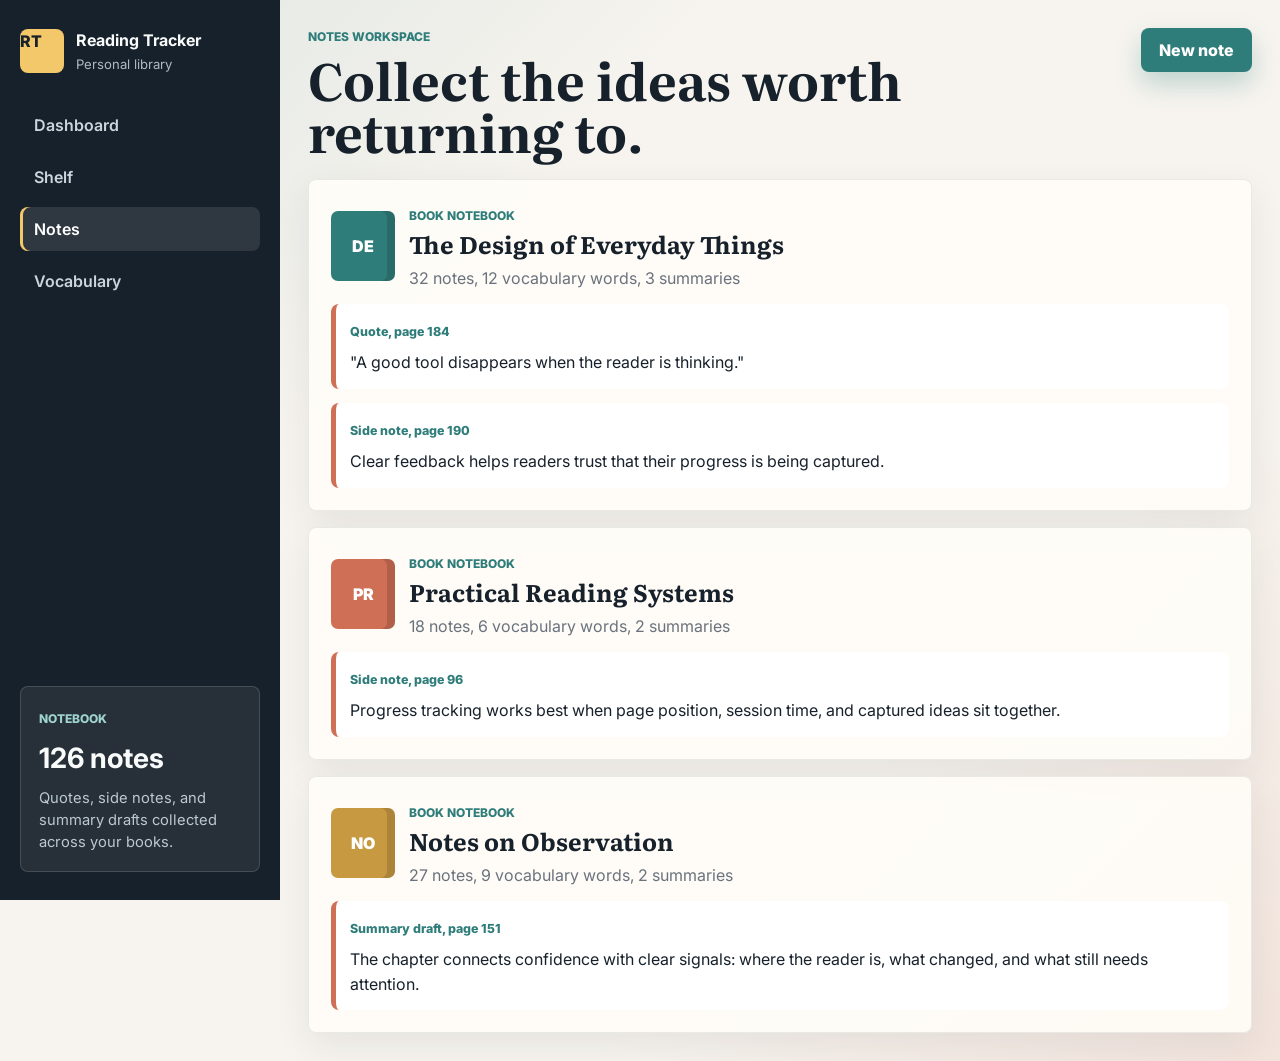
<file: frontend/notes.html>
<!DOCTYPE html>
<html lang="en">
<head>
  <meta charset="UTF-8">
  <meta name="viewport" content="width=device-width, initial-scale=1.0">
  <title>Notes | Reading Tracker</title>
  <link rel="preconnect" href="https://fonts.googleapis.com">
  <link rel="preconnect" href="https://fonts.gstatic.com" crossorigin>
  <link href="https://fonts.googleapis.com/css2?family=Inter:wght@400;500;600;700;800&family=Literata:opsz,wght@7..72,600;7..72,700&display=swap" rel="stylesheet">
  <link rel="stylesheet" href="styles.css">
</head>
<body>
  <div class="app-shell">
    <aside class="sidebar" aria-label="Main navigation">
      <div class="brand">
        <span class="brand-mark">RT</span>
        <div>
          <strong>Reading Tracker</strong>
          <span>Personal library</span>
        </div>
      </div>

      <nav class="nav-list" aria-label="Reading sections">
        <a class="nav-item" href="index.html">Dashboard</a>
        <a class="nav-item" href="shelf.html">Shelf</a>
        <a class="nav-item active" href="notes.html" aria-current="page">Notes</a>
        <a class="nav-item" href="vocabulary.html">Vocabulary</a>
      </nav>

      <div class="sidebar-panel">
        <span class="panel-label">Notebook</span>
        <strong>126 notes</strong>
        <p>Quotes, side notes, and summary drafts collected across your books.</p>
      </div>
    </aside>

    <main class="page">
      <header class="topbar">
        <div>
          <p class="eyebrow">Notes workspace</p>
          <h1>Collect the ideas worth returning to.</h1>
        </div>
        <button class="primary-action" type="button">New note</button>
      </header>

      <section class="notes-layout">
        <div class="notes-column">
          <section class="book-notebook" aria-label="The Design of Everyday Things notes">
            <div class="book-notebook-header">
              <div class="book-cover cover-teal"><span>DE</span></div>
              <div>
                <span class="note-type">Book notebook</span>
                <h2>The Design of Everyday Things</h2>
                <p>32 notes, 12 vocabulary words, 3 summaries</p>
              </div>
            </div>
            <article class="embedded-note">
              <span>Quote, page 184</span>
              <p>"A good tool disappears when the reader is thinking."</p>
            </article>
            <article class="embedded-note">
              <span>Side note, page 190</span>
              <p>Clear feedback helps readers trust that their progress is being captured.</p>
            </article>
          </section>

          <section class="book-notebook" aria-label="Practical Reading Systems notes">
            <div class="book-notebook-header">
              <div class="book-cover cover-rose"><span>PR</span></div>
              <div>
                <span class="note-type">Book notebook</span>
                <h2>Practical Reading Systems</h2>
                <p>18 notes, 6 vocabulary words, 2 summaries</p>
              </div>
            </div>
            <article class="embedded-note">
              <span>Side note, page 96</span>
              <p>Progress tracking works best when page position, session time, and captured ideas sit together.</p>
            </article>
          </section>

          <section class="book-notebook" aria-label="Notes on Observation notes">
            <div class="book-notebook-header">
              <div class="book-cover cover-gold"><span>NO</span></div>
              <div>
                <span class="note-type">Book notebook</span>
                <h2>Notes on Observation</h2>
                <p>27 notes, 9 vocabulary words, 2 summaries</p>
              </div>
            </div>
            <article class="embedded-note">
              <span>Summary draft, page 151</span>
              <p>The chapter connects confidence with clear signals: where the reader is, what changed, and what still needs attention.</p>
            </article>
          </section>
        </div>
      </section>
    </main>
  </div>
</body>
</html>
</file>
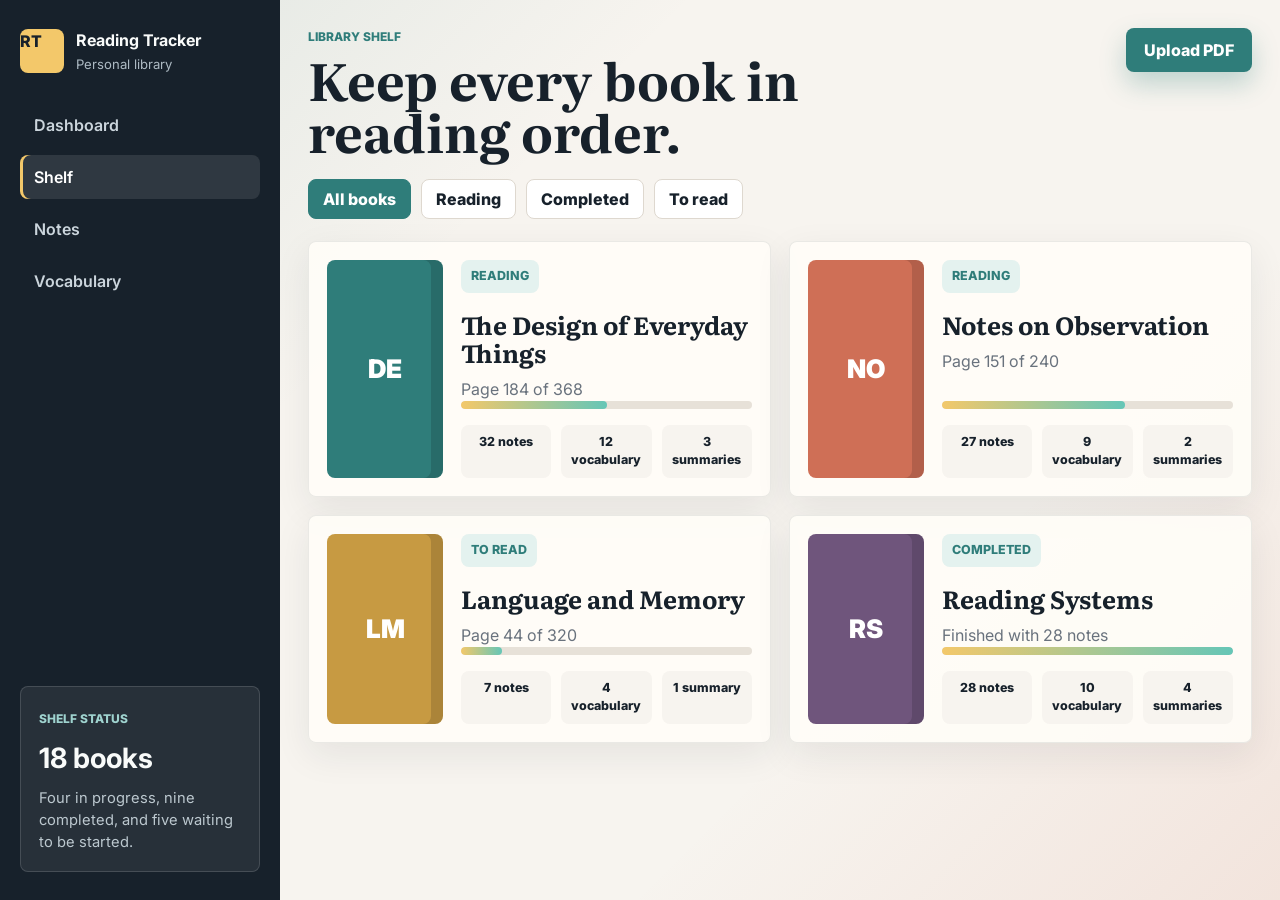
<file: frontend/shelf.html>
<!DOCTYPE html>
<html lang="en">
<head>
  <meta charset="UTF-8">
  <meta name="viewport" content="width=device-width, initial-scale=1.0">
  <title>Shelf | Reading Tracker</title>
  <link rel="preconnect" href="https://fonts.googleapis.com">
  <link rel="preconnect" href="https://fonts.gstatic.com" crossorigin>
  <link href="https://fonts.googleapis.com/css2?family=Inter:wght@400;500;600;700;800&family=Literata:opsz,wght@7..72,600;7..72,700&display=swap" rel="stylesheet">
  <link rel="stylesheet" href="styles.css">
</head>
<body>
  <div class="app-shell">
    <aside class="sidebar" aria-label="Main navigation">
      <div class="brand">
        <span class="brand-mark">RT</span>
        <div>
          <strong>Reading Tracker</strong>
          <span>Personal library</span>
        </div>
      </div>

      <nav class="nav-list" aria-label="Reading sections">
        <a class="nav-item" href="index.html">Dashboard</a>
        <a class="nav-item active" href="shelf.html" aria-current="page">Shelf</a>
        <a class="nav-item" href="notes.html">Notes</a>
        <a class="nav-item" href="vocabulary.html">Vocabulary</a>
      </nav>

      <div class="sidebar-panel">
        <span class="panel-label">Shelf status</span>
        <strong>18 books</strong>
        <p>Four in progress, nine completed, and five waiting to be started.</p>
      </div>
    </aside>

    <main class="page">
      <header class="topbar">
        <div>
          <p class="eyebrow">Library shelf</p>
          <h1>Keep every book in reading order.</h1>
        </div>
        <button class="primary-action" type="button">Upload PDF</button>
      </header>

      <section class="shelf-toolbar" aria-label="Shelf filters">
        <button class="filter-chip active" type="button">All books</button>
        <button class="filter-chip" type="button">Reading</button>
        <button class="filter-chip" type="button">Completed</button>
        <button class="filter-chip" type="button">To read</button>
      </section>

      <section class="shelf-grid" aria-label="Book shelf">
        <article class="shelf-book">
          <div class="large-cover cover-teal"><span>DE</span></div>
          <div class="shelf-book-body">
            <span class="status-pill light">Reading</span>
            <h2>The Design of Everyday Things</h2>
            <p>Page 184 of 368</p>
            <div class="mini-track" aria-hidden="true"><span style="width: 50%"></span></div>
            <div class="capture-summary">
              <span>32 notes</span>
              <span>12 vocabulary</span>
              <span>3 summaries</span>
            </div>
          </div>
        </article>

        <article class="shelf-book">
          <div class="large-cover cover-rose"><span>NO</span></div>
          <div class="shelf-book-body">
            <span class="status-pill light">Reading</span>
            <h2>Notes on Observation</h2>
            <p>Page 151 of 240</p>
            <div class="mini-track" aria-hidden="true"><span style="width: 63%"></span></div>
            <div class="capture-summary">
              <span>27 notes</span>
              <span>9 vocabulary</span>
              <span>2 summaries</span>
            </div>
          </div>
        </article>

        <article class="shelf-book">
          <div class="large-cover cover-gold"><span>LM</span></div>
          <div class="shelf-book-body">
            <span class="status-pill light">To read</span>
            <h2>Language and Memory</h2>
            <p>Page 44 of 320</p>
            <div class="mini-track" aria-hidden="true"><span style="width: 14%"></span></div>
            <div class="capture-summary">
              <span>7 notes</span>
              <span>4 vocabulary</span>
              <span>1 summary</span>
            </div>
          </div>
        </article>

        <article class="shelf-book">
          <div class="large-cover cover-plum"><span>RS</span></div>
          <div class="shelf-book-body">
            <span class="status-pill light">Completed</span>
            <h2>Reading Systems</h2>
            <p>Finished with 28 notes</p>
            <div class="mini-track" aria-hidden="true"><span style="width: 100%"></span></div>
            <div class="capture-summary">
              <span>28 notes</span>
              <span>10 vocabulary</span>
              <span>4 summaries</span>
            </div>
          </div>
        </article>
      </section>
    </main>
  </div>
</body>
</html>
</file>
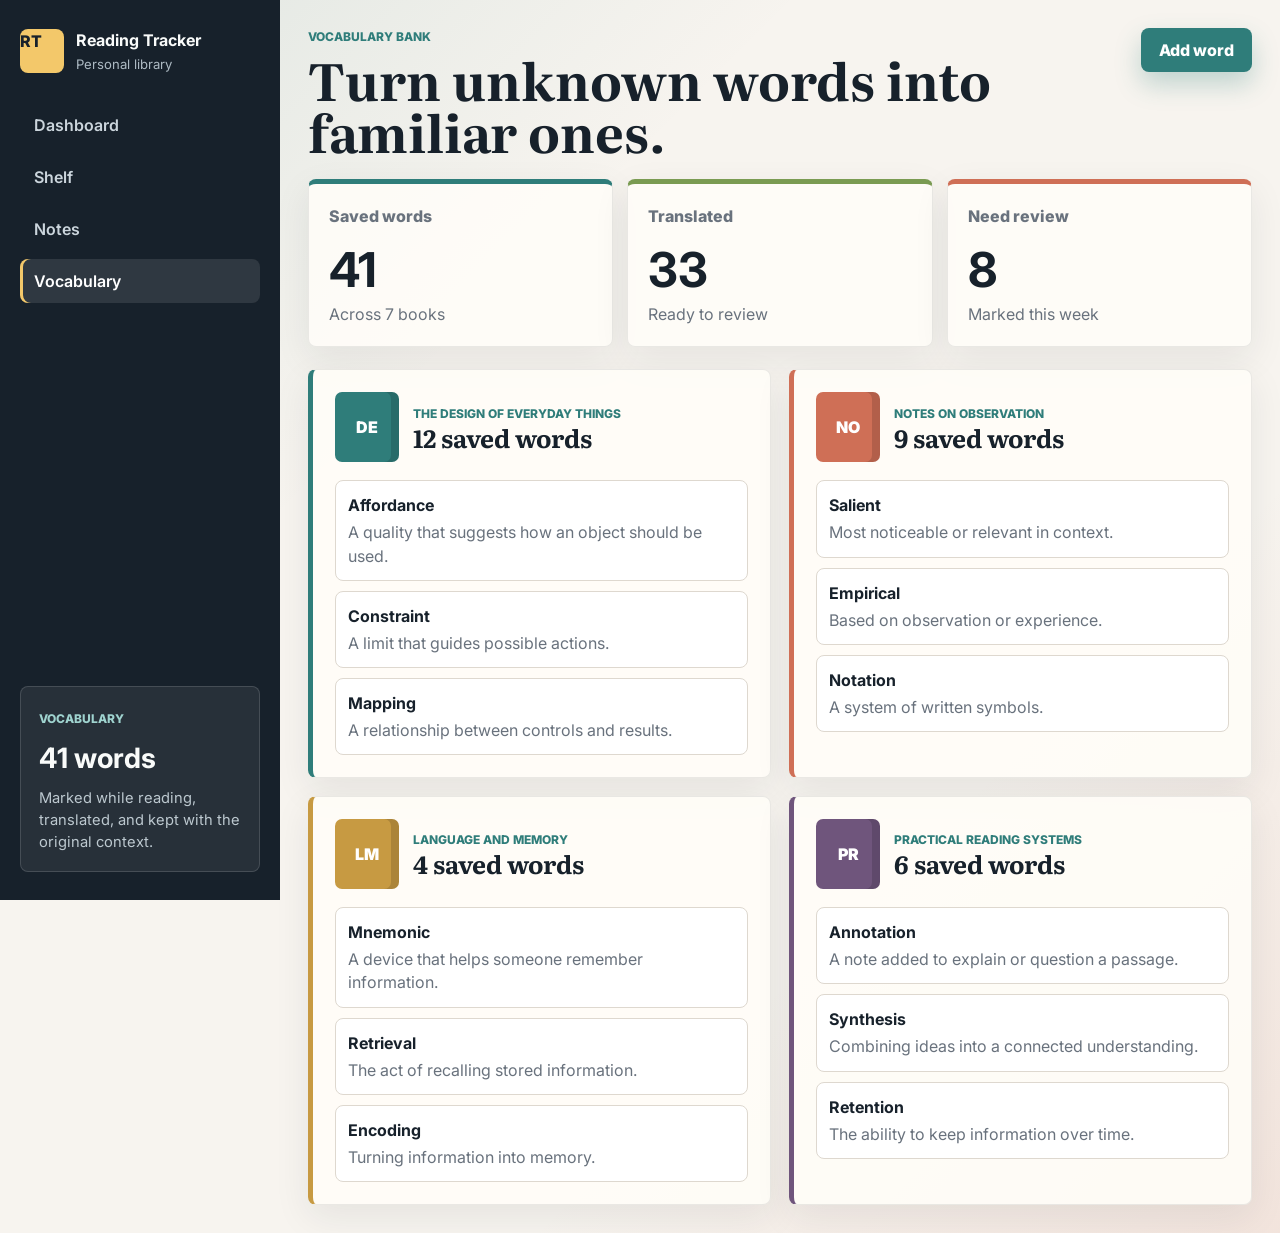
<file: frontend/vocabulary.html>
<!DOCTYPE html>
<html lang="en">
<head>
  <meta charset="UTF-8">
  <meta name="viewport" content="width=device-width, initial-scale=1.0">
  <title>Vocabulary | Reading Tracker</title>
  <link rel="preconnect" href="https://fonts.googleapis.com">
  <link rel="preconnect" href="https://fonts.gstatic.com" crossorigin>
  <link href="https://fonts.googleapis.com/css2?family=Inter:wght@400;500;600;700;800&family=Literata:opsz,wght@7..72,600;7..72,700&display=swap" rel="stylesheet">
  <link rel="stylesheet" href="styles.css">
</head>
<body>
  <div class="app-shell">
    <aside class="sidebar" aria-label="Main navigation">
      <div class="brand">
        <span class="brand-mark">RT</span>
        <div>
          <strong>Reading Tracker</strong>
          <span>Personal library</span>
        </div>
      </div>

      <nav class="nav-list" aria-label="Reading sections">
        <a class="nav-item" href="index.html">Dashboard</a>
        <a class="nav-item" href="shelf.html">Shelf</a>
        <a class="nav-item" href="notes.html">Notes</a>
        <a class="nav-item active" href="vocabulary.html" aria-current="page">Vocabulary</a>
      </nav>

      <div class="sidebar-panel">
        <span class="panel-label">Vocabulary</span>
        <strong>41 words</strong>
        <p>Marked while reading, translated, and kept with the original context.</p>
      </div>
    </aside>

    <main class="page">
      <header class="topbar">
        <div>
          <p class="eyebrow">Vocabulary bank</p>
          <h1>Turn unknown words into familiar ones.</h1>
        </div>
        <button class="primary-action" type="button">Add word</button>
      </header>

      <section class="vocab-summary" aria-label="Vocabulary summary">
        <article class="stat-card">
          <span>Saved words</span>
          <strong>41</strong>
          <p>Across 7 books</p>
        </article>
        <article class="stat-card accent-green">
          <span>Translated</span>
          <strong>33</strong>
          <p>Ready to review</p>
        </article>
        <article class="stat-card accent-coral">
          <span>Need review</span>
          <strong>8</strong>
          <p>Marked this week</p>
        </article>
      </section>

      <section class="word-grid" aria-label="Vocabulary words">
        <article class="word-card book-word-card">
          <div class="book-notebook-header">
            <div class="book-cover cover-teal"><span>DE</span></div>
            <div>
              <span class="note-type">The Design of Everyday Things</span>
              <h2>12 saved words</h2>
            </div>
          </div>
          <div class="word-list">
            <div><strong>Affordance</strong><span>A quality that suggests how an object should be used.</span></div>
            <div><strong>Constraint</strong><span>A limit that guides possible actions.</span></div>
            <div><strong>Mapping</strong><span>A relationship between controls and results.</span></div>
          </div>
        </article>

        <article class="word-card book-word-card">
          <div class="book-notebook-header">
            <div class="book-cover cover-rose"><span>NO</span></div>
            <div>
              <span class="note-type">Notes on Observation</span>
              <h2>9 saved words</h2>
            </div>
          </div>
          <div class="word-list">
            <div><strong>Salient</strong><span>Most noticeable or relevant in context.</span></div>
            <div><strong>Empirical</strong><span>Based on observation or experience.</span></div>
            <div><strong>Notation</strong><span>A system of written symbols.</span></div>
          </div>
        </article>

        <article class="word-card book-word-card">
          <div class="book-notebook-header">
            <div class="book-cover cover-gold"><span>LM</span></div>
            <div>
              <span class="note-type">Language and Memory</span>
              <h2>4 saved words</h2>
            </div>
          </div>
          <div class="word-list">
            <div><strong>Mnemonic</strong><span>A device that helps someone remember information.</span></div>
            <div><strong>Retrieval</strong><span>The act of recalling stored information.</span></div>
            <div><strong>Encoding</strong><span>Turning information into memory.</span></div>
          </div>
        </article>

        <article class="word-card book-word-card">
          <div class="book-notebook-header">
            <div class="book-cover cover-plum"><span>PR</span></div>
            <div>
              <span class="note-type">Practical Reading Systems</span>
              <h2>6 saved words</h2>
            </div>
          </div>
          <div class="word-list">
            <div><strong>Annotation</strong><span>A note added to explain or question a passage.</span></div>
            <div><strong>Synthesis</strong><span>Combining ideas into a connected understanding.</span></div>
            <div><strong>Retention</strong><span>The ability to keep information over time.</span></div>
          </div>
        </article>
      </section>
    </main>
  </div>
</body>
</html>
</file>
<file: frontend/styles.css>
:root {
  --paper: #f7f4ef;
  --surface: #fffdf8;
  --surface-strong: #ffffff;
  --ink: #17212b;
  --muted: #69727d;
  --line: #ded8cf;
  --teal: #2f7d7a;
  --green: #7a9b52;
  --coral: #cf6f56;
  --gold: #c79a42;
  --plum: #6f557c;
  --shadow: 0 22px 60px rgba(29, 38, 45, 0.12);
}

* {
  box-sizing: border-box;
}

html {
  scroll-behavior: smooth;
}

body {
  margin: 0;
  min-height: 100vh;
  color: var(--ink);
  background:
    linear-gradient(135deg, rgba(47, 125, 122, 0.12), transparent 32%),
    linear-gradient(315deg, rgba(207, 111, 86, 0.12), transparent 30%),
    var(--paper);
  font-family: "Inter", Arial, sans-serif;
  line-height: 1.5;
}

button,
a {
  font: inherit;
}

button {
  cursor: pointer;
}

.app-shell {
  display: grid;
  grid-template-columns: 280px minmax(0, 1fr);
  min-height: 100vh;
}

.sidebar {
  display: flex;
  flex-direction: column;
  gap: 28px;
  position: sticky;
  top: 0;
  height: 100vh;
  padding: 28px 20px;
  color: #f9fbfa;
  background: #17212b;
}

.brand {
  display: flex;
  align-items: center;
  gap: 12px;
  min-width: 0;
}

.brand-mark {
  display: grid;
  place-items: center;
  width: 44px;
  height: 44px;
  flex: 0 0 auto;
  border-radius: 8px;
  color: #17212b;
  background: #f3c86a;
  font-weight: 800;
}

.brand strong,
.brand span {
  display: block;
}

.brand strong {
  font-size: 1rem;
}

.brand div span {
  margin-top: 3px;
  color: #aebbc4;
  font-size: 0.82rem;
}

.nav-list {
  display: grid;
  gap: 8px;
}

.nav-item {
  display: flex;
  align-items: center;
  min-height: 44px;
  padding: 8px 14px;
  border-radius: 8px;
  color: #cbd5dc;
  text-decoration: none;
  font-weight: 600;
  white-space: nowrap;
}

.nav-item.active,
.nav-item:hover {
  color: #ffffff;
  background: rgba(255, 255, 255, 0.1);
}

.nav-item.active {
  box-shadow: inset 3px 0 #f3c86a;
}

.nav-item:focus-visible,
.primary-action:focus-visible,
.ghost-action:focus-visible,
.filter-chip:focus-visible {
  outline: 3px solid rgba(243, 200, 106, 0.86);
  outline-offset: 3px;
}

.sidebar-panel {
  margin-top: auto;
  padding: 18px;
  border: 1px solid rgba(255, 255, 255, 0.14);
  border-radius: 8px;
  background: rgba(255, 255, 255, 0.07);
}

.panel-label,
.eyebrow,
.note-type {
  color: var(--teal);
  font-size: 0.75rem;
  font-weight: 800;
  text-transform: uppercase;
}

.sidebar-panel .panel-label {
  color: #9fd3cf;
}

.sidebar-panel strong {
  display: block;
  margin-top: 8px;
  font-size: 1.75rem;
}

.sidebar-panel p {
  margin: 8px 0 0;
  color: #bcc8cf;
  font-size: 0.92rem;
  line-height: 1.5;
}

.page {
  width: min(100%, 1440px);
  min-width: 0;
  margin: 0 auto;
  padding: 28px;
}

.topbar {
  display: flex;
  align-items: flex-start;
  justify-content: space-between;
  gap: 20px;
  margin-bottom: 22px;
}

.topbar > div {
  min-width: 0;
}

.eyebrow {
  margin: 0 0 7px;
  letter-spacing: 0;
}

h1,
h2,
h3,
p {
  margin-top: 0;
}

h1,
h2 {
  font-family: "Literata", Georgia, serif;
}

h1 {
  max-width: 700px;
  margin-bottom: 0;
  font-size: clamp(2rem, 4vw, 4.35rem);
  line-height: 1.02;
  overflow-wrap: anywhere;
}

.primary-action,
.ghost-action {
  min-height: 44px;
  border-radius: 8px;
  font-weight: 800;
}

.primary-action {
  flex: 0 0 auto;
  padding: 0 18px;
  border: 0;
  color: #ffffff;
  background: var(--teal);
  box-shadow: 0 12px 26px rgba(47, 125, 122, 0.28);
}

.ghost-action {
  padding: 0 14px;
  border: 1px solid var(--line);
  color: var(--ink);
  background: var(--surface-strong);
}

.primary-action:hover,
.filter-chip.active:hover {
  background: #256c69;
}

.ghost-action:hover,
.filter-chip:hover {
  border-color: rgba(47, 125, 122, 0.45);
  background: #f5fbf9;
}

.hero-band {
  position: relative;
  display: grid;
  align-items: stretch;
  min-height: 360px;
  overflow: hidden;
  border: 1px solid rgba(23, 33, 43, 0.08);
  border-radius: 8px;
  background: #111923;
  box-shadow: var(--shadow);
}

.hero-band img {
  position: absolute;
  inset: 0;
  width: 100%;
  height: 100%;
  object-fit: cover;
}

.hero-band::after {
  content: "";
  position: absolute;
  inset: 0;
  background: linear-gradient(90deg, rgba(14, 22, 29, 0.9), rgba(14, 22, 29, 0.58) 44%, rgba(14, 22, 29, 0.08));
}

.hero-copy {
  position: relative;
  z-index: 1;
  display: flex;
  flex-direction: column;
  justify-content: center;
  max-width: 560px;
  min-height: 360px;
  padding: 44px;
  color: #ffffff;
}

.status-pill {
  align-self: flex-start;
  margin-bottom: 16px;
  padding: 7px 10px;
  border-radius: 8px;
  color: #18302f;
  background: #d8f0ed;
  font-size: 0.78rem;
  font-weight: 800;
  text-transform: uppercase;
}

.hero-copy h2 {
  margin-bottom: 12px;
  font-size: clamp(2rem, 4vw, 3.7rem);
  line-height: 1.02;
}

.hero-copy p {
  max-width: 480px;
  color: #d9e0e4;
  font-size: 1.02rem;
  line-height: 1.65;
}

.progress-block {
  width: min(100%, 440px);
  margin-top: 10px;
}

.progress-meta {
  display: flex;
  justify-content: space-between;
  gap: 14px;
  margin-bottom: 10px;
  color: #edf7f5;
  font-weight: 800;
}

.progress-track,
.mini-track {
  overflow: hidden;
  border-radius: 999px;
  background: rgba(255, 255, 255, 0.28);
}

.progress-track {
  height: 12px;
}

.progress-track span,
.mini-track span {
  display: block;
  height: 100%;
  border-radius: inherit;
  background: linear-gradient(90deg, #f3c86a, #65c6b7);
}

.stats-grid {
  display: grid;
  grid-template-columns: repeat(4, minmax(0, 1fr));
  gap: 14px;
  margin: 22px 0;
}

.stat-card,
.library-section,
.insight-panel {
  border: 1px solid rgba(23, 33, 43, 0.09);
  border-radius: 8px;
  background: rgba(255, 253, 248, 0.86);
  box-shadow: 0 12px 36px rgba(29, 38, 45, 0.08);
}

.stat-card {
  min-height: 132px;
  padding: 20px;
  border-top: 5px solid var(--teal);
}

.stat-card span {
  color: var(--muted);
  font-weight: 800;
}

.stat-card strong {
  display: block;
  margin-top: 18px;
  font-size: clamp(2rem, 5vw, 3rem);
  line-height: 1;
}

.stat-card p {
  margin: 8px 0 0;
  color: var(--muted);
}

.accent-green {
  border-top-color: var(--green);
}

.accent-coral {
  border-top-color: var(--coral);
}

.accent-ink {
  border-top-color: var(--plum);
}

.content-grid {
  display: grid;
  grid-template-columns: minmax(0, 1.45fr) minmax(320px, 0.75fr);
  gap: 22px;
  align-items: start;
}

.content-grid.dashboard-books {
  grid-template-columns: 1fr;
}

.library-section,
.insight-panel {
  padding: 22px;
}

.section-header {
  display: flex;
  align-items: flex-start;
  justify-content: space-between;
  gap: 16px;
  margin-bottom: 18px;
}

.section-header h2 {
  margin-bottom: 0;
  font-size: 1.75rem;
}

.section-header.compact {
  margin-bottom: 14px;
}

.book-list {
  display: grid;
  gap: 12px;
}

.book-card {
  display: grid;
  grid-template-columns: 64px minmax(0, 1fr) auto;
  align-items: center;
  gap: 16px;
  min-height: 94px;
  padding: 14px;
  border: 1px solid var(--line);
  border-radius: 8px;
  background: var(--surface-strong);
}

.book-card-expanded {
  display: grid;
  grid-template-columns: 1fr;
  gap: 14px;
}

.book-row {
  display: grid;
  grid-template-columns: 64px minmax(0, 1fr) auto;
  align-items: center;
  gap: 16px;
}

.book-cover {
  display: grid;
  place-items: center;
  width: 64px;
  height: 70px;
  border-radius: 7px;
  color: #ffffff;
  font-weight: 900;
  box-shadow: inset -8px 0 rgba(0, 0, 0, 0.14);
}

.cover-teal {
  background: var(--teal);
}

.cover-rose {
  background: var(--coral);
}

.cover-gold {
  background: var(--gold);
}

.cover-plum {
  background: var(--plum);
}

.book-info {
  min-width: 0;
}

.book-info h3 {
  margin-bottom: 5px;
  font-size: 1rem;
  overflow-wrap: anywhere;
}

.book-info p,
.note-card p,
.vocab-card p,
.summary-card p {
  color: var(--muted);
  line-height: 1.5;
}

.book-info p {
  margin-bottom: 12px;
  font-size: 0.9rem;
}

.mini-track {
  height: 8px;
  background: #e7e1d8;
}

.book-percent {
  color: var(--teal);
  font-weight: 900;
}

.book-captures,
.capture-summary {
  display: grid;
  gap: 10px;
}

.book-captures {
  grid-template-columns: repeat(2, minmax(0, 1fr));
  padding-top: 14px;
  border-top: 1px solid var(--line);
}

.book-captures div {
  padding: 12px;
  border-radius: 8px;
  background: #f7f4ef;
}

.capture-label {
  display: block;
  color: var(--muted);
  font-size: 0.75rem;
  font-weight: 800;
  text-transform: uppercase;
}

.book-captures strong {
  display: block;
  margin: 4px 0;
  color: var(--ink);
  font-size: 1.35rem;
}

.book-captures p {
  margin: 0;
  color: var(--muted);
  font-size: 0.88rem;
  line-height: 1.45;
}

.insight-panel {
  display: grid;
  gap: 12px;
}

.note-card,
.vocab-card,
.summary-card {
  padding: 16px;
  border-radius: 8px;
  background: #ffffff;
  border: 1px solid var(--line);
}

.note-card {
  border-left: 5px solid var(--coral);
}

.vocab-card {
  border-left: 5px solid var(--teal);
}

.summary-card {
  border-left: 5px solid var(--gold);
}

.note-card p {
  margin: 10px 0 10px;
  color: var(--ink);
  font-family: "Literata", Georgia, serif;
  font-size: 1.18rem;
}

.note-card small {
  color: var(--muted);
  font-weight: 800;
}

.vocab-card h3 {
  margin: 8px 0;
  font-size: 1.35rem;
}

.summary-card p {
  margin: 10px 0 0;
}

.shelf-toolbar {
  display: flex;
  flex-wrap: wrap;
  gap: 10px;
  margin-bottom: 22px;
}

.filter-chip {
  min-height: 40px;
  padding: 0 14px;
  border: 1px solid var(--line);
  border-radius: 8px;
  color: var(--ink);
  background: var(--surface-strong);
  font-weight: 800;
}

.filter-chip.active {
  color: #ffffff;
  border-color: var(--teal);
  background: var(--teal);
}

.shelf-grid {
  display: grid;
  grid-template-columns: repeat(2, minmax(0, 1fr));
  gap: 18px;
}

.shelf-book,
.wide-note,
.word-card {
  border: 1px solid rgba(23, 33, 43, 0.09);
  border-radius: 8px;
  background: rgba(255, 253, 248, 0.9);
  box-shadow: 0 12px 36px rgba(29, 38, 45, 0.08);
}

.shelf-book {
  display: grid;
  grid-template-columns: 116px minmax(0, 1fr);
  gap: 18px;
  min-height: 220px;
  padding: 18px;
}

.large-cover {
  display: grid;
  place-items: center;
  min-height: 184px;
  border-radius: 8px;
  color: #ffffff;
  font-size: 1.6rem;
  font-weight: 900;
  box-shadow: inset -12px 0 rgba(0, 0, 0, 0.14);
}

.shelf-book-body {
  display: flex;
  flex-direction: column;
  min-width: 0;
}

.status-pill.light {
  margin-bottom: 18px;
  color: var(--teal);
  background: #e4f2ef;
}

.shelf-book-body h2,
.wide-note h2,
.word-card h2 {
  margin-bottom: 10px;
  font-size: 1.55rem;
  line-height: 1.12;
  overflow-wrap: anywhere;
}

.shelf-book-body p {
  margin-bottom: auto;
  color: var(--muted);
}

.capture-summary {
  grid-template-columns: repeat(3, minmax(0, 1fr));
  margin-top: 16px;
}

.capture-summary span {
  padding: 8px;
  border-radius: 8px;
  color: var(--ink);
  background: #f7f4ef;
  font-size: 0.78rem;
  font-weight: 800;
  text-align: center;
}

.notes-layout {
  display: grid;
  grid-template-columns: 1fr;
  gap: 22px;
  align-items: start;
}

.notes-column {
  display: grid;
  gap: 16px;
}

.wide-note,
.book-notebook {
  padding: 22px;
}

.wide-note.featured-note,
.book-notebook.featured-note {
  color: #ffffff;
  background: #17212b;
}

.wide-note.featured-note .note-type,
.book-notebook.featured-note .note-type {
  color: #9fd3cf;
}

.wide-note.featured-note p {
  color: #ffffff;
  font-family: "Literata", Georgia, serif;
  font-size: clamp(1.6rem, 4vw, 3rem);
  line-height: 1.12;
}

.wide-note p {
  color: var(--muted);
  line-height: 1.6;
}

.book-notebook {
  display: grid;
  gap: 14px;
  border: 1px solid rgba(23, 33, 43, 0.09);
  border-radius: 8px;
  background: rgba(255, 253, 248, 0.9);
  box-shadow: 0 12px 36px rgba(29, 38, 45, 0.08);
}

.book-notebook-header {
  display: grid;
  grid-template-columns: 64px minmax(0, 1fr);
  align-items: center;
  gap: 14px;
}

.book-notebook-header h2 {
  margin-bottom: 4px;
}

.book-notebook-header p {
  margin: 0;
  color: var(--muted);
}

.featured-note .book-notebook-header p {
  color: #cbd5dc;
}

.embedded-note {
  padding: 14px;
  border-radius: 8px;
  background: #ffffff;
  border-left: 5px solid var(--coral);
}

.featured-note .embedded-note {
  background: rgba(255, 255, 255, 0.08);
  border-left-color: #f3c86a;
}

.embedded-note span {
  color: var(--teal);
  font-size: 0.78rem;
  font-weight: 800;
}

.featured-note .embedded-note span {
  color: #9fd3cf;
}

.embedded-note p {
  margin: 8px 0 0;
  color: var(--ink);
  line-height: 1.55;
}

.featured-note .embedded-note p {
  color: #ffffff;
}

.note-meta {
  display: flex;
  justify-content: space-between;
  gap: 16px;
  margin-top: 18px;
  padding-top: 14px;
  border-top: 1px solid rgba(105, 114, 125, 0.22);
  color: var(--muted);
  font-size: 0.9rem;
}

.wide-note.featured-note .note-meta {
  color: #cbd5dc;
  border-top-color: rgba(255, 255, 255, 0.16);
}

.note-meta strong {
  color: inherit;
}

.vocab-summary {
  display: grid;
  grid-template-columns: repeat(3, minmax(0, 1fr));
  gap: 14px;
  margin-bottom: 22px;
}

.word-grid {
  display: grid;
  grid-template-columns: repeat(2, minmax(0, 1fr));
  gap: 18px;
}

.word-card {
  display: grid;
  gap: 18px;
  padding: 22px;
  border-left: 5px solid var(--teal);
}

.word-card:nth-child(2) {
  border-left-color: var(--coral);
}

.word-card:nth-child(3) {
  border-left-color: var(--gold);
}

.word-card:nth-child(4) {
  border-left-color: var(--plum);
}

.word-card p {
  margin-bottom: 0;
  color: var(--muted);
  line-height: 1.6;
}

.word-card small {
  color: var(--muted);
  font-weight: 800;
}

.book-word-card {
  align-content: start;
}

.word-list {
  display: grid;
  gap: 10px;
}

.word-list div {
  display: grid;
  gap: 4px;
  padding: 12px;
  border-radius: 8px;
  background: #ffffff;
  border: 1px solid var(--line);
}

.word-list strong {
  color: var(--ink);
}

.word-list span {
  color: var(--muted);
  line-height: 1.45;
}

@media (max-width: 980px) {
  .app-shell {
    grid-template-columns: 1fr;
  }

  .sidebar {
    position: static;
    height: auto;
    display: grid;
    grid-template-columns: 1fr;
    gap: 16px;
    padding: 18px;
  }

  .nav-list {
    grid-template-columns: repeat(4, minmax(0, 1fr));
    overflow-x: auto;
    padding-bottom: 2px;
  }

  .nav-item {
    justify-content: center;
    min-width: 128px;
  }

  .sidebar-panel {
    display: none;
  }

  .stats-grid {
    grid-template-columns: repeat(2, minmax(0, 1fr));
  }

  .content-grid {
    grid-template-columns: 1fr;
  }

  .shelf-grid,
  .notes-layout,
  .word-grid {
    grid-template-columns: 1fr;
  }

}

@media (max-width: 640px) {
  .sidebar {
    padding: 16px;
  }

  .brand-mark {
    width: 40px;
    height: 40px;
  }

  .nav-list {
    grid-template-columns: repeat(2, minmax(0, 1fr));
    overflow-x: visible;
  }

  .nav-item {
    min-width: 0;
  }

  .page {
    padding: 18px;
  }

  .topbar {
    align-items: stretch;
    flex-direction: column;
  }

  .primary-action {
    width: 100%;
  }

  .hero-copy {
    min-height: 390px;
    padding: 24px;
  }

  .hero-band::after {
    background: linear-gradient(180deg, rgba(14, 22, 29, 0.9), rgba(14, 22, 29, 0.62));
  }

  .stats-grid {
    grid-template-columns: 1fr;
  }

  .stat-card {
    min-height: 112px;
  }

  .vocab-summary {
    grid-template-columns: 1fr;
  }

  .shelf-book {
    grid-template-columns: 1fr;
  }

  .large-cover {
    min-height: 150px;
  }

  .book-card {
    grid-template-columns: 58px minmax(0, 1fr);
  }

  .book-card-expanded {
    grid-template-columns: 1fr;
  }

  .book-row {
    grid-template-columns: 58px minmax(0, 1fr);
  }

  .book-cover {
    width: 58px;
    height: 66px;
  }

  .book-percent {
    grid-column: 2;
  }

  .book-captures,
  .capture-summary {
    grid-template-columns: 1fr;
  }

  .book-notebook-header {
    grid-template-columns: 58px minmax(0, 1fr);
  }

  .section-header {
    align-items: flex-start;
    flex-direction: column;
  }

  .ghost-action {
    width: 100%;
  }

  .shelf-toolbar {
    display: grid;
    grid-template-columns: repeat(2, minmax(0, 1fr));
  }

  .filter-chip {
    width: 100%;
  }

  .note-meta {
    flex-direction: column;
    gap: 6px;
  }
}
</file>
